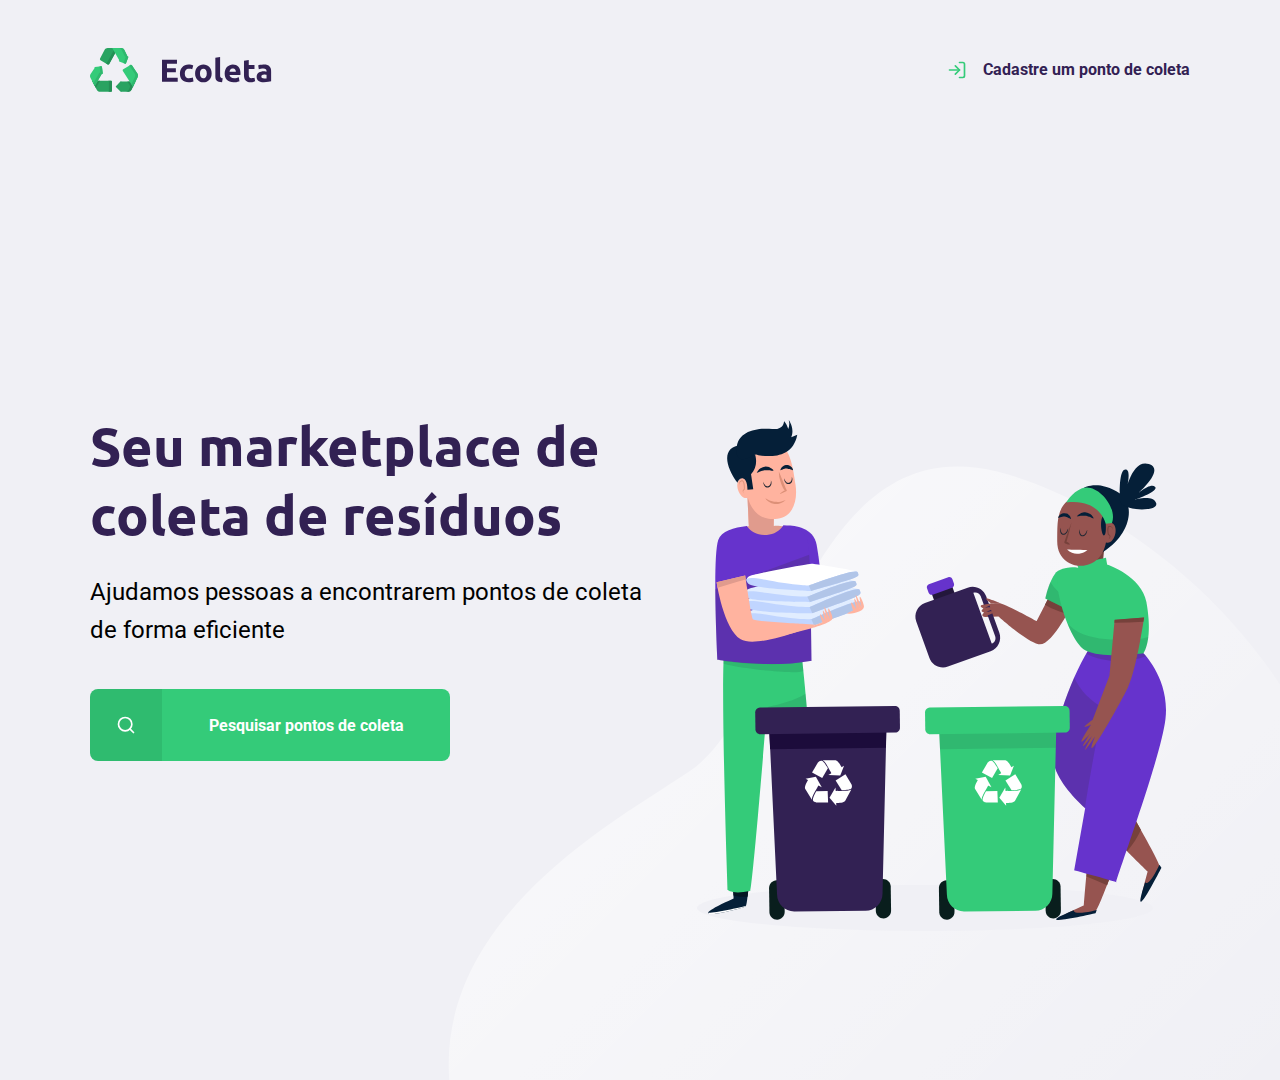
<file: index.html>
<!DOCTYPE html>
<html lang="pt">
<head>
    <meta charset="UTF-8">
    <meta name="viewport" content="width=device-width, initial-scale=1.0">
    <title>Ecoleta</title>
    <link href="https://fonts.googleapis.com/css2?family=Roboto&family=Ubuntu:wght@700&display=swap" rel="stylesheet">
    <link rel="stylesheet" href="styles/main.css">
    <link rel="stylesheet" href="styles/home.css">
    <link rel="stylesheet" href="styles/modal.css">

    <link rel="stylesheet" href="styles/responsive.css">
</head>
<body>
    <div id="page-home">
        <div class="content">
            <header>
                <img src="assets/logo.svg" alt="logo">
                <a href="./create-point.html">
                    <span></span>
                    Cadastre um ponto de coleta</a>
            </header>
            <main>
                <h1>Seu marketplace de coleta de resíduos</h1>
                <p>Ajudamos pessoas a encontrarem pontos de coleta de forma eficiente</p>
                <a href="#">
                <span></span>
                <strong>Pesquisar pontos de coleta</strong></a>
            </main>
        </div>
    </div>
    <div id="modal" class="hide">
        <div class="content">
            <div class="header">
                <h1>Pontos de Coleta</h1>
                <a href="#">Fechar</a>
            </div>
            <form action="./search-results.html">
                <label for="search">Cidade</label>
                <div class="search field">
                    <input type="text" name="search" placeholder="Pesquise por cidade">
                    <button>
                    <img src="assets/search.svg" alt="Buscar">
                    </button>
                </div>
            </form>
        </div>
    </div>
    <script src="scripts/index.js"></script>
</body>
</html>
</file>
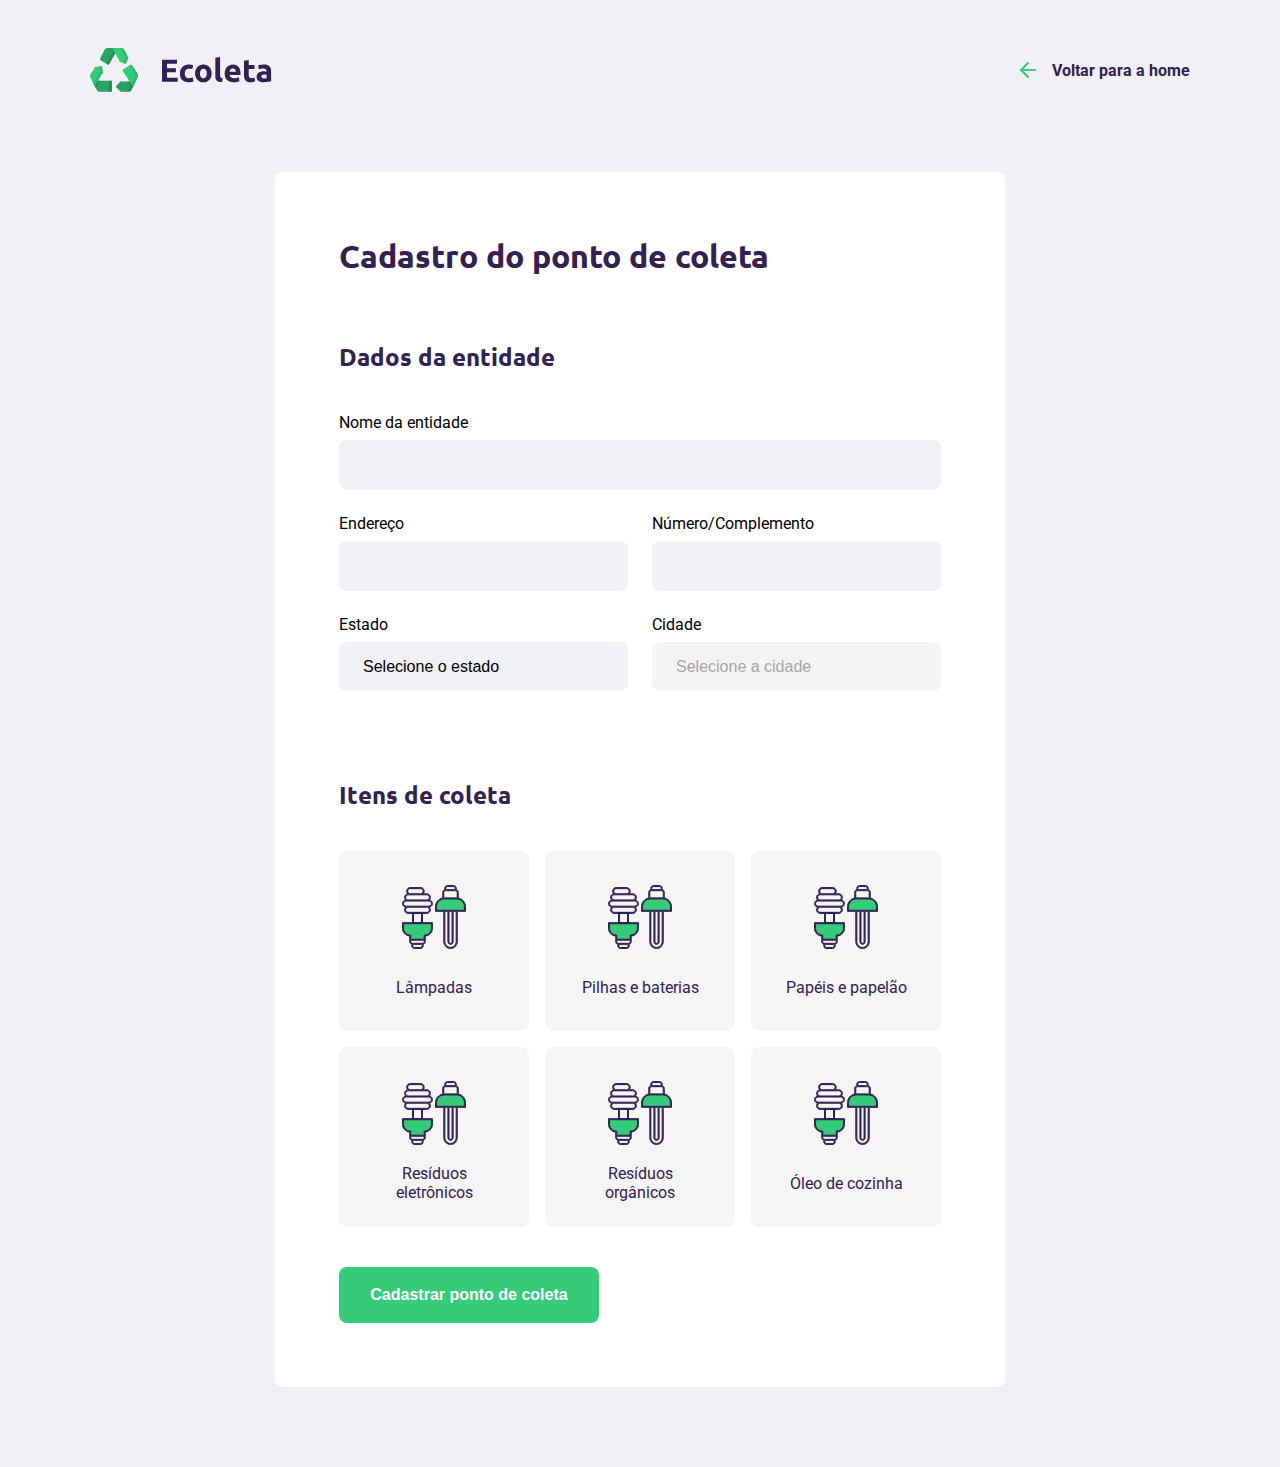
<file: create-point.html>
<!DOCTYPE html>
<html lang="pt">
<head>
    <meta charset="UTF-8">
    <meta name="viewport" content="width=device-width, initial-scale=1.0">
    <title>Criar um ponto de coleta</title>
    <link href="https://fonts.googleapis.com/css2?family=Roboto&family=Ubuntu:wght@700&display=swap" rel="stylesheet">
    <link rel="stylesheet" href="styles/main.css">
    <link rel="stylesheet" href="styles/create-point.css">
    <link rel="stylesheet" href="styles/responsive.css">
</head>
<body>
    <div id="page-create-point">

            <header>
                <img src="assets/logo.svg" alt="logo">
                <a href="index.html">
                    <span></span>
                    Voltar para a home</a>
            </header>
            <form action="">
                <h1>Cadastro do ponto de coleta</h1>
                <fieldset>
                    <legend>
                        <h2>Dados da entidade</h2>
                    </legend>
                    <div class="field">
                        <label for="">Nome da entidade</label>
                        <input type="text" name="name" required>
                    </div>
                    <div class="field-group">
                        <div class="field">
                            <label for="address">Endereço</label><input type="text" name="address" required>
                        </div>
                        <div class="field">
                            <label for="address2">Número/Complemento</label><input type="text" name="address2" required>
                        </div>
                    </div>
                    <div class="field-group">
                        <div class="field">
                            <label for="state">Estado</label><select name="uf" required>
                                <option value="">Selecione o estado</option>
                            </select>
                            <input type="hidden" name="state">
                        </div>
                        <div class="field">
                            <label for="city">Cidade</label>
                            <select name="city" disabled required>
                                <option value="">Selecione a cidade</option>
                            </select>
                        </div>
                    </div>
                </fieldset>

<fieldset>
    <legend>
        <h2>Itens de coleta</h2>
    </legend>
    <div class="items-grid">
        <li data-id="1">
            <img src="assets/lampadas.svg" alt="Lâmpadas">
            <span>Lâmpadas</span>
        </li>
        <li data-id="2">
            <img src="assets/lampadas.svg" alt="Pilhas e baterias">
            <span>Pilhas e baterias</span>
        </li>
        <li data-id="3">
            <img src="assets/lampadas.svg" alt="Papéis e papelão">
            <span>Papéis e papelão</span>
        </li>
        <li data-id="4">
            <img src="assets/lampadas.svg" alt="Resíduos eletrônicos">
            <span>Resíduos eletrônicos</span>
        </li>
        <li data-id="5">
            <img src="assets/lampadas.svg" alt="Resíduos orgânicos">
            <span>Resíduos orgânicos</span>
        </li>
        <li data-id="6">
            <img src="assets/lampadas.svg" alt="Óleo de cozinha">
            <span>Óleo de cozinha</span>
        </li>
    </div>
<input type="hidden" name="items">

</fieldset>


                <button type="submit">Cadastrar ponto de coleta</button>
                
            </form>

    </div>
    <script src="scripts/create-point.js"></script>
</body>
</html>
</file>
<file: styles/main.css>
:root {
    --title-color: #322153;
    --primary-color: #34cb79;
    --background-color: #f0f0f5;
}

* {
    margin: 0;
    padding: 0;
    box-sizing: border-box;
}

html {
    font-family: 'Roboto', sans-serif;
}

body {
    background: var(--background-color);
    -webkit-font-smoothing: antialiased;
}

a {
    text-decoration: none;
}

h1, h2, h3, h4, h5, h6 {
    color: var(--title-color);
    font-family: 'Ubuntu', sans-serif;
}
</file>
<file: styles/home.css>
#page-home {
    background: url(../assets/home-background.svg) no-repeat;
    background-position: 35vw bottom;
    height: 120vh;
}

#page-home .content {
    display: flex;
    flex-direction: column;
    height: 100%;
    margin: 0 auto;
    max-width: 1100px;
    width: 90%;
}

#page-home header {
    align-items: center;
    display: flex;
    justify-content: space-between;
    margin-top: 48px;
}

#page-home header a {
    color:var(--title-color);
    display: flex;
    font-weight: 700;
}

#page-home header a span {
    background-image: url(../assets/log-in.svg);
    display: flex;
    height: 20px;
    margin-right: 16px;
    width: 20px;
}

#page-home main {
    display: flex;
    flex: 1;
    flex-direction: column;
    justify-content: center;
    max-width: 560px;
}

#page-home main h1 {
    font-size: 54px;
}

#page-home main p {
    font-size: 24px;
    line-height: 38px;
    margin-top: 24px;
}

#page-home main a {
    align-items: center;
    background: var(--primary-color);
    border-radius: 8px;
    display: flex;
    height: 72px;
    margin-top: 40px;
    max-width: 360px;
    transition: 400ms;
    width: 100%;
}

#page-home main a:hover {
    background-color: #2fb86e;
}

#page-home main a span {
    align-items: center;
    background-color: rgba(0, 0, 0, 0.08);
    border-bottom-left-radius: 8px;
    border-top-left-radius: 8px;
    display: flex;
    height: 72px;
    justify-content: center;
    width: 72px;
}

#page-home main a span:after {
    background-image: url('../assets/search.svg');
    content: "";
    height: 20px;
    width: 20px;
}

#page-home main a strong {
    color: white;
    flex: 1;
    text-align: center;
}
</file>
<file: styles/modal.css>
#modal {
    align-items: center;
    background-color: #0E0A14ef;
    display: flex;
    height: 100vh;
    justify-content: center;
    position: fixed;
    top: 0;
    transition: 400ms;
    width: 100vw;
}

#modal.hide {
    display: none;
}

#modal .content {
    color: white;
    width: 420px;
}

#modal .header {
    align-items: center;
    display: flex;
    justify-content: space-between;
    margin-bottom: 48px;
}

#modal .header a {
    background-image: url("../assets/x.svg");
    display: flex;
    font-size: 0.01px;
    height: 20px;
    width: 20px;
}

#modal .header h1 {
    color: white;
    font-size: 36px;
    line-height: 42px;
}
#modal form label {
    display: flex;
    font-size: 14px;
    line-height: 16px;
    margin-bottom: 8px;
}

#modal form .field {
    display: flex;
}

#modal form input {
    background-color: var(--background-color);
    border: 0;
    border-radius: 8px 0 0 8px;
    color: #6c6c80;
    flex: 1;
    padding: 16px 24px;
}

#modal form button {
    background-color: var(--primary-color);
    border: 0;
    border-radius: 0 8px 8px 0;
    height: 72px;
    width: 72px;
}

#modal form button:hover {
    background-color: 2fb85e;
}
</file>
<file: styles/responsive.css>
@media (max-width: 900px) {
    #page-home {
        background-position-x: 70vw;
    }

    #page-home .content {
        align-items: center;
        text-align: center;
    }

    #page-home header a {
        bottom: 48px;
        left: 50%;
        position: absolute;
        transform: translateX(-50%);
    }

    #page-home main {
        align-items: center;
    }

    #page-search-results .cards {
        grid-template-columns: 1fr;
    }

    #page-search-results .cards {
        height: 250px;
    }

}

@media (min-width: 1700px) {
    #page-home {
        background-position-x: 40vw;
    }
}

@media (max-height: 760px) {
    #page-home {  
        background-position-y: 200px;
    }
}
</file>
<file: styles/create-point.css>
#page-create-point {
    margin: 0 auto;
    max-width: 1100px;
    width: 90%;
}

#page-create-point header {
    align-items: center;
    display: flex;
    justify-content: space-between;
    margin-top: 48px;
}

#page-create-point header a {
    align-items: center;
    color: var(--title-color);
    display: flex;
    font-weight: bold;
}

#page-create-point header a span {
    background-image: url('../assets/arrow-left.svg');
    display: flex;
    height: 24px;
    margin-right: 16px;
    width: 20px;
}

form {
    background-color: #fff;
    border-radius: 8px;
    margin: 80px auto;
    max-width: 730px;
    padding: 64px;
}

form h1 {
    font-size: 36 px;
}

form fieldset {
    border: 0;
    margin-top: 64px;
}

form legend {
    margin-bottom: 40px;
}

form legend h2 {
    font-size: 24 px;
}

form .field {
    display: flex;
    flex: 1;
    flex-direction: column;
    margin-bottom: 24px;
}

form .field-group {
    display: flex;
}

form input,
form select {
    background-color: var(--background-color);
    border: 0;
    border-radius: 8px;
    font-size: 16px;
    padding: 16px 24px;

}

form select {
    -webkit-appearance: none;
    -moz-appearance: none;
    appearance: none;
}

form label {
    font-size: 14 px;
    margin-bottom: 8px;
}

form .field-group .field + .field {
    margin-left: 24px;
}

form button {
    background-color: var(--primary-color);
    border: 0;
    border-radius: 8px;
    color: #fff;
    font-weight: bold;
    font-size: 16px;
    height: 56px;
    margin-top: 40px;
    transition: background-color 300ms;
    width: 260px;
}

form button:hover {
    background-color: #2fb86e;
}

.items-grid {
    display: grid;
    gap: 16px;
    grid-template-columns: 1fr 1fr 1fr;
}

.items-grid li {
    align-items: center;
    background-color: #f5f5f5;
    border: 2px solid #f5f5f5;
    border-radius: 8px;
    cursor: pointer;
    display: flex;
    flex-direction: column;
    height: 180px;
    justify-content: space-between;
    list-style: none;
    padding: 32px 24px 16px;
    text-align: center;
}

.items-grid li span {
    align-items: center;
    color: var(--title-color);
    display: flex;
    flex: 1;
    margin-top: 12px;
}

.items-grid li.selected {
    background: #e1faec;
    border: 2px solid #34cb79;
}

.items-grid li img,
.items-grid li span {
    pointer-events: none;
}
</file>
